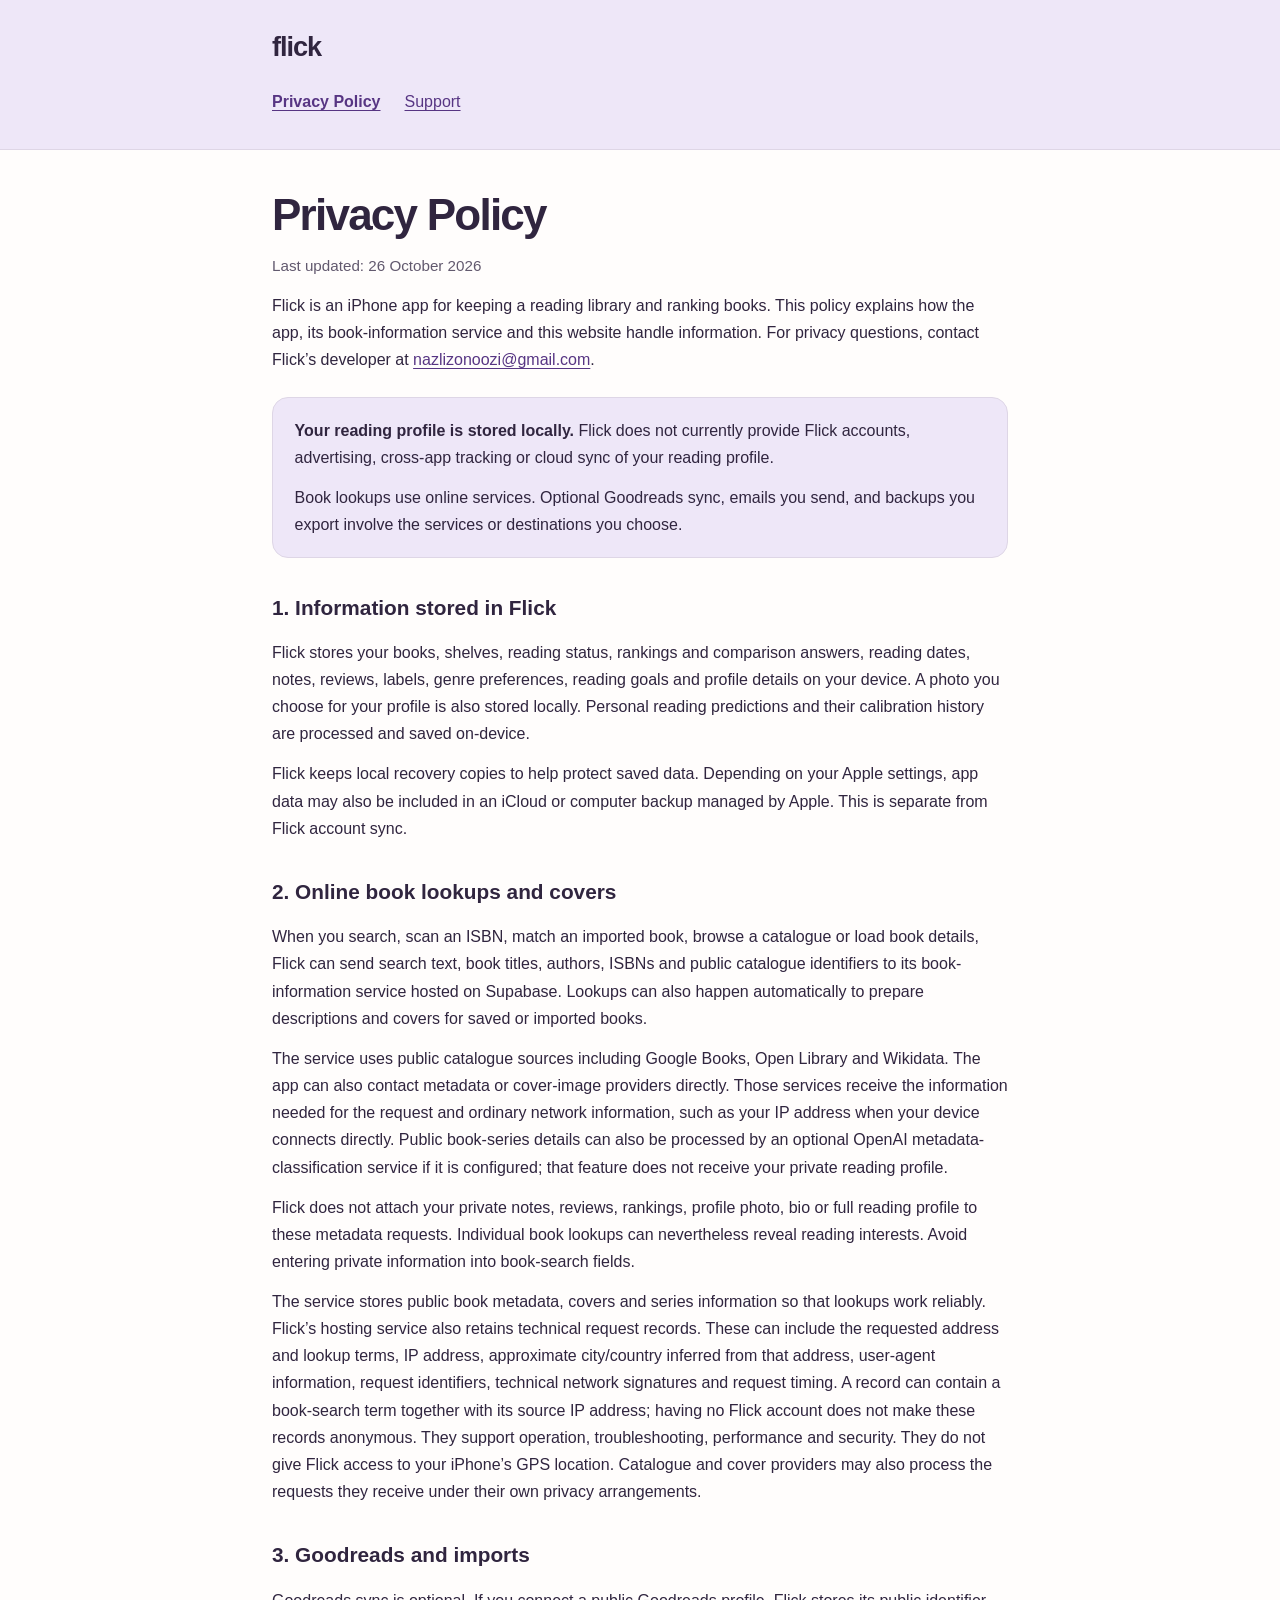
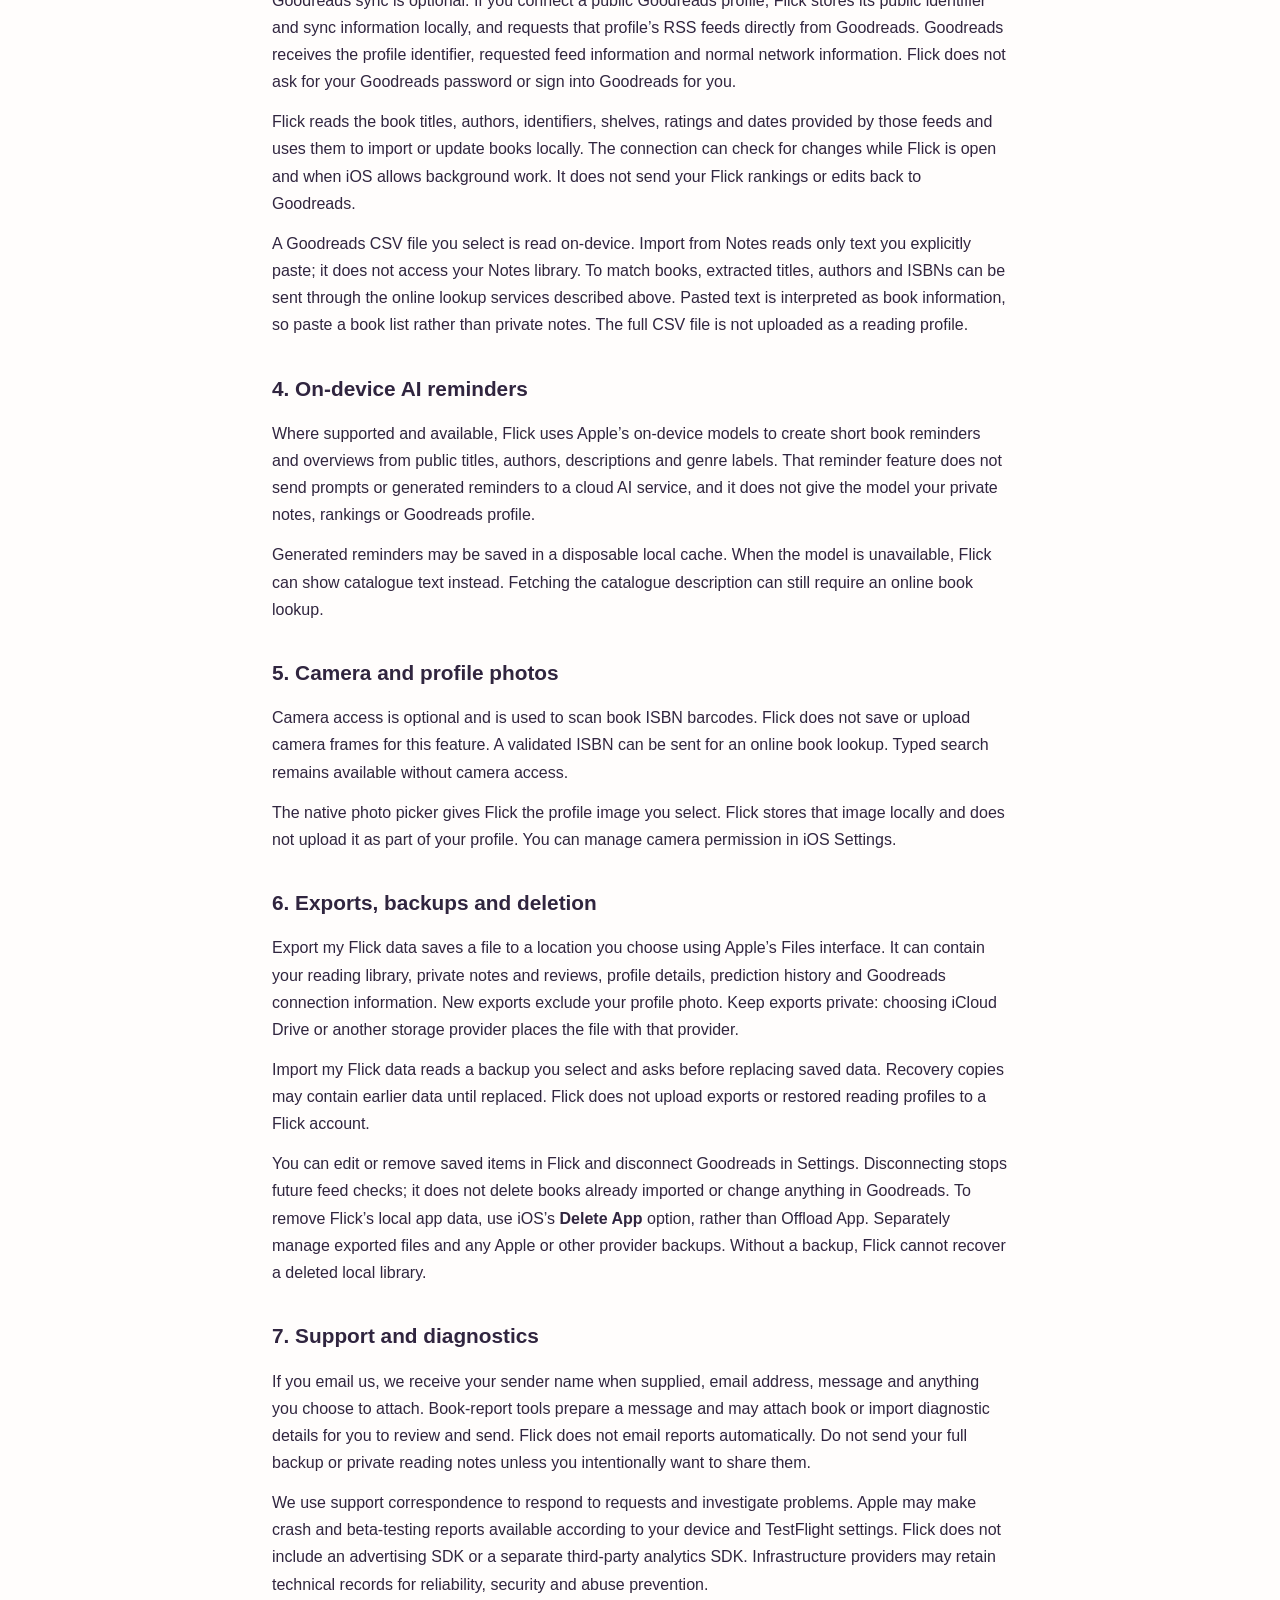
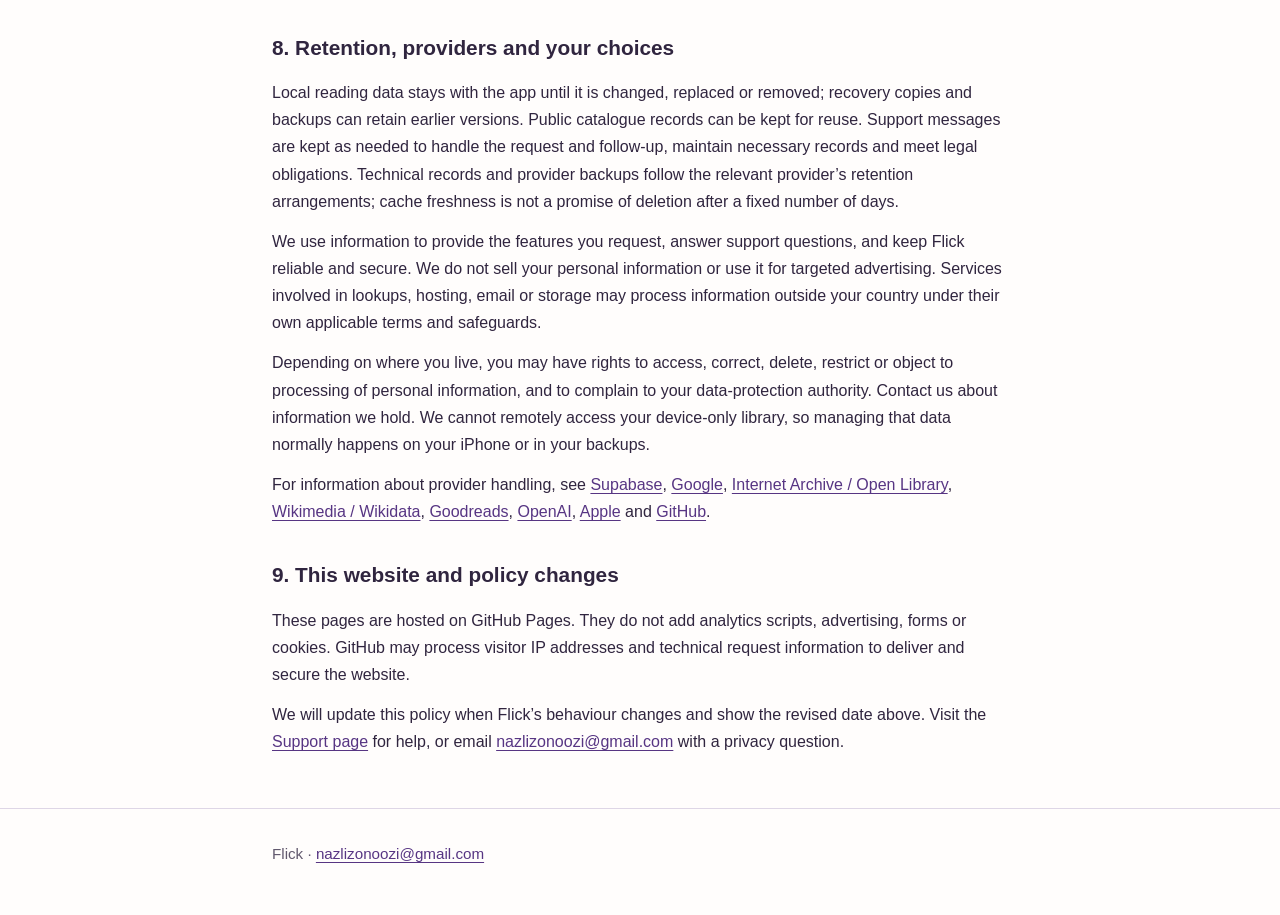
<file: index.html>
<!doctype html>
<html lang="en">
<head>
  <meta charset="utf-8">
  <meta name="viewport" content="width=device-width, initial-scale=1">
  <meta name="description" content="How Flick handles your information.">
  <title>Privacy Policy · Flick</title>
  <link rel="stylesheet" href="styles.css">
</head>
<body>
  <a class="skip-link" href="#main">Skip to content</a>
  <header><div class="wrap">
    <a class="brand" href="./" aria-label="Flick privacy and support">flick</a>
    <nav aria-label="Privacy and support">
      <a href="./" aria-current="page">Privacy Policy</a>
      <a href="support.html">Support</a>
    </nav>
  </div></header>
  <main id="main" class="wrap">
<h1>Privacy Policy</h1>
<p class="updated">Last updated: <time datetime="2026-10-26">26 October 2026</time></p>
<p>Flick is an iPhone app for keeping a reading library and ranking books. This policy explains how the app, its book-information service and this website handle information. For privacy questions, contact Flick’s developer at <a href="mailto:nazlizonoozi@gmail.com">nazlizonoozi@gmail.com</a>.</p>
<div class="summary">
<p><strong>Your reading profile is stored locally.</strong> Flick does not currently provide Flick accounts, advertising, cross-app tracking or cloud sync of your reading profile.</p>
<p>Book lookups use online services. Optional Goodreads sync, emails you send, and backups you export involve the services or destinations you choose.</p>
</div>
<h2>1. Information stored in Flick</h2>
<p>Flick stores your books, shelves, reading status, rankings and comparison answers, reading dates, notes, reviews, labels, genre preferences, reading goals and profile details on your device. A photo you choose for your profile is also stored locally. Personal reading predictions and their calibration history are processed and saved on-device.</p>
<p>Flick keeps local recovery copies to help protect saved data. Depending on your Apple settings, app data may also be included in an iCloud or computer backup managed by Apple. This is separate from Flick account sync.</p>
<h2>2. Online book lookups and covers</h2>
<p>When you search, scan an ISBN, match an imported book, browse a catalogue or load book details, Flick can send search text, book titles, authors, ISBNs and public catalogue identifiers to its book-information service hosted on Supabase. Lookups can also happen automatically to prepare descriptions and covers for saved or imported books.</p>
<p>The service uses public catalogue sources including Google Books, Open Library and Wikidata. The app can also contact metadata or cover-image providers directly. Those services receive the information needed for the request and ordinary network information, such as your IP address when your device connects directly. Public book-series details can also be processed by an optional OpenAI metadata-classification service if it is configured; that feature does not receive your private reading profile.</p>
<p>Flick does not attach your private notes, reviews, rankings, profile photo, bio or full reading profile to these metadata requests. Individual book lookups can nevertheless reveal reading interests. Avoid entering private information into book-search fields.</p>
<p>The service stores public book metadata, covers and series information so that lookups work reliably. Flick’s hosting service also retains technical request records. These can include the requested address and lookup terms, IP address, approximate city/country inferred from that address, user-agent information, request identifiers, technical network signatures and request timing. A record can contain a book-search term together with its source IP address; having no Flick account does not make these records anonymous. They support operation, troubleshooting, performance and security. They do not give Flick access to your iPhone’s GPS location. Catalogue and cover providers may also process the requests they receive under their own privacy arrangements.</p>
<h2>3. Goodreads and imports</h2>
<p>Goodreads sync is optional. If you connect a public Goodreads profile, Flick stores its public identifier and sync information locally, and requests that profile’s RSS feeds directly from Goodreads. Goodreads receives the profile identifier, requested feed information and normal network information. Flick does not ask for your Goodreads password or sign into Goodreads for you.</p>
<p>Flick reads the book titles, authors, identifiers, shelves, ratings and dates provided by those feeds and uses them to import or update books locally. The connection can check for changes while Flick is open and when iOS allows background work. It does not send your Flick rankings or edits back to Goodreads.</p>
<p>A Goodreads CSV file you select is read on-device. Import from Notes reads only text you explicitly paste; it does not access your Notes library. To match books, extracted titles, authors and ISBNs can be sent through the online lookup services described above. Pasted text is interpreted as book information, so paste a book list rather than private notes. The full CSV file is not uploaded as a reading profile.</p>
<h2>4. On-device AI reminders</h2>
<p>Where supported and available, Flick uses Apple’s on-device models to create short book reminders and overviews from public titles, authors, descriptions and genre labels. That reminder feature does not send prompts or generated reminders to a cloud AI service, and it does not give the model your private notes, rankings or Goodreads profile.</p>
<p>Generated reminders may be saved in a disposable local cache. When the model is unavailable, Flick can show catalogue text instead. Fetching the catalogue description can still require an online book lookup.</p>
<h2>5. Camera and profile photos</h2>
<p>Camera access is optional and is used to scan book ISBN barcodes. Flick does not save or upload camera frames for this feature. A validated ISBN can be sent for an online book lookup. Typed search remains available without camera access.</p>
<p>The native photo picker gives Flick the profile image you select. Flick stores that image locally and does not upload it as part of your profile. You can manage camera permission in iOS Settings.</p>
<h2>6. Exports, backups and deletion</h2>
<p>Export my Flick data saves a file to a location you choose using Apple’s Files interface. It can contain your reading library, private notes and reviews, profile details, prediction history and Goodreads connection information. New exports exclude your profile photo. Keep exports private: choosing iCloud Drive or another storage provider places the file with that provider.</p>
<p>Import my Flick data reads a backup you select and asks before replacing saved data. Recovery copies may contain earlier data until replaced. Flick does not upload exports or restored reading profiles to a Flick account.</p>
<p>You can edit or remove saved items in Flick and disconnect Goodreads in Settings. Disconnecting stops future feed checks; it does not delete books already imported or change anything in Goodreads. To remove Flick’s local app data, use iOS’s <strong>Delete App</strong> option, rather than Offload App. Separately manage exported files and any Apple or other provider backups. Without a backup, Flick cannot recover a deleted local library.</p>
<h2>7. Support and diagnostics</h2>
<p>If you email us, we receive your sender name when supplied, email address, message and anything you choose to attach. Book-report tools prepare a message and may attach book or import diagnostic details for you to review and send. Flick does not email reports automatically. Do not send your full backup or private reading notes unless you intentionally want to share them.</p>
<p>We use support correspondence to respond to requests and investigate problems. Apple may make crash and beta-testing reports available according to your device and TestFlight settings. Flick does not include an advertising SDK or a separate third-party analytics SDK. Infrastructure providers may retain technical records for reliability, security and abuse prevention.</p>
<h2>8. Retention, providers and your choices</h2>
<p>Local reading data stays with the app until it is changed, replaced or removed; recovery copies and backups can retain earlier versions. Public catalogue records can be kept for reuse. Support messages are kept as needed to handle the request and follow-up, maintain necessary records and meet legal obligations. Technical records and provider backups follow the relevant provider’s retention arrangements; cache freshness is not a promise of deletion after a fixed number of days.</p>
<p>We use information to provide the features you request, answer support questions, and keep Flick reliable and secure. We do not sell your personal information or use it for targeted advertising. Services involved in lookups, hosting, email or storage may process information outside your country under their own applicable terms and safeguards.</p>
<p>Depending on where you live, you may have rights to access, correct, delete, restrict or object to processing of personal information, and to complain to your data-protection authority. Contact us about information we hold. We cannot remotely access your device-only library, so managing that data normally happens on your iPhone or in your backups.</p>
<p>For information about provider handling, see <a href="https://supabase.com/privacy">Supabase</a>, <a href="https://policies.google.com/privacy">Google</a>, <a href="https://archive.org/about/terms.php">Internet Archive / Open Library</a>, <a href="https://foundation.wikimedia.org/wiki/Policy:Privacy_policy">Wikimedia / Wikidata</a>, <a href="https://www.goodreads.com/about/privacy">Goodreads</a>, <a href="https://openai.com/policies/privacy-policy/">OpenAI</a>, <a href="https://www.apple.com/legal/privacy/">Apple</a> and <a href="https://docs.github.com/en/site-policy/privacy-policies/github-general-privacy-statement">GitHub</a>.</p>
<h2>9. This website and policy changes</h2>
<p>These pages are hosted on GitHub Pages. They do not add analytics scripts, advertising, forms or cookies. GitHub may process visitor IP addresses and technical request information to deliver and secure the website.</p>
<p>We will update this policy when Flick’s behaviour changes and show the revised date above. Visit the <a href="support.html">Support page</a> for help, or email <a href="mailto:nazlizonoozi@gmail.com">nazlizonoozi@gmail.com</a> with a privacy question.</p>
</main>
  <footer><div class="wrap">Flick · <a href="mailto:nazlizonoozi@gmail.com">nazlizonoozi@gmail.com</a></div></footer>
</body>
</html>
</file>
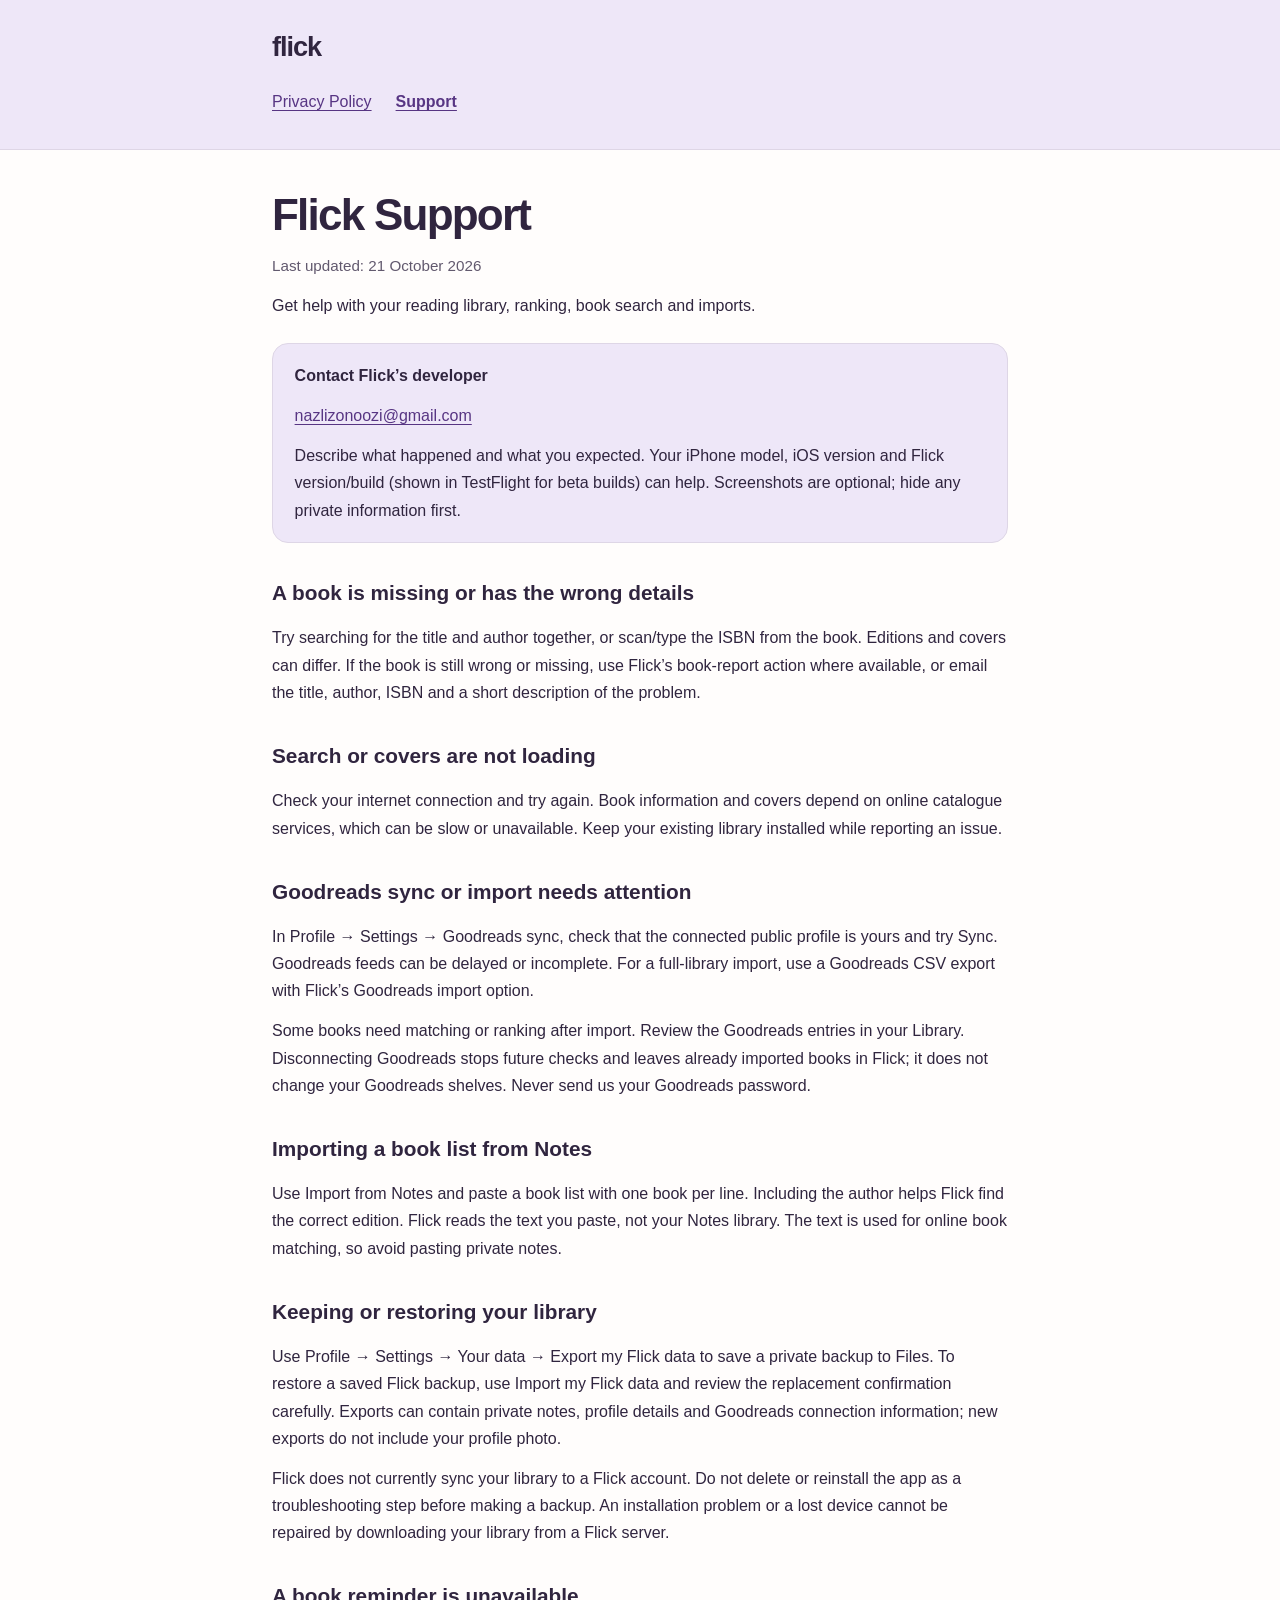
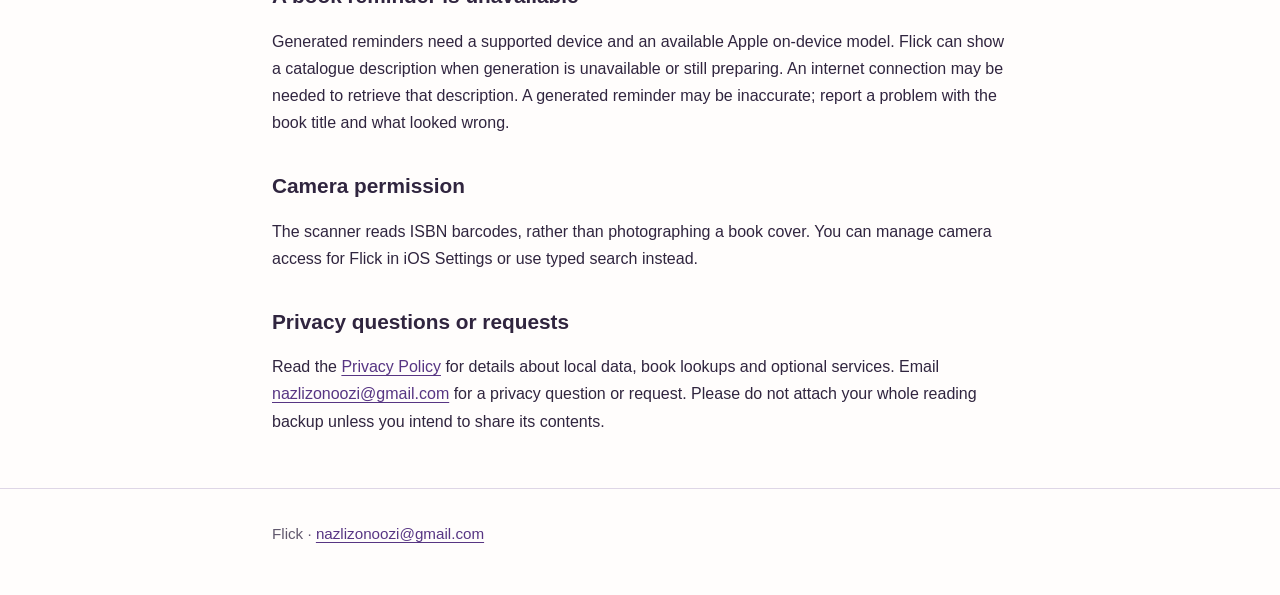
<file: support.html>
<!doctype html>
<html lang="en">
<head>
  <meta charset="utf-8">
  <meta name="viewport" content="width=device-width, initial-scale=1">
  <meta name="description" content="Help and contact information for Flick, the book ranking and reading library app.">
  <title>Support · Flick</title>
  <link rel="stylesheet" href="styles.css">
</head>
<body>
  <a class="skip-link" href="#main">Skip to content</a>
  <header><div class="wrap">
    <a class="brand" href="./" aria-label="Flick privacy and support">flick</a>
    <nav aria-label="Privacy and support">
      <a href="./">Privacy Policy</a>
      <a href="support.html" aria-current="page">Support</a>
    </nav>
  </div></header>
  <main id="main" class="wrap">
<h1>Flick Support</h1>
<p class="updated">Last updated: <time datetime="2026-10-21">21 October 2026</time></p>
<p>Get help with your reading library, ranking, book search and imports.</p>
<div class="contact">
<p><strong>Contact Flick’s developer</strong></p>
<p><a href="mailto:nazlizonoozi@gmail.com?subject=Flick%20support">nazlizonoozi@gmail.com</a></p>
<p>Describe what happened and what you expected. Your iPhone model, iOS version and Flick version/build (shown in TestFlight for beta builds) can help. Screenshots are optional; hide any private information first.</p>
</div>
<h2>A book is missing or has the wrong details</h2>
<p>Try searching for the title and author together, or scan/type the ISBN from the book. Editions and covers can differ. If the book is still wrong or missing, use Flick’s book-report action where available, or email the title, author, ISBN and a short description of the problem.</p>
<h2>Search or covers are not loading</h2>
<p>Check your internet connection and try again. Book information and covers depend on online catalogue services, which can be slow or unavailable. Keep your existing library installed while reporting an issue.</p>
<h2>Goodreads sync or import needs attention</h2>
<p>In Profile → Settings → Goodreads sync, check that the connected public profile is yours and try Sync. Goodreads feeds can be delayed or incomplete. For a full-library import, use a Goodreads CSV export with Flick’s Goodreads import option.</p>
<p>Some books need matching or ranking after import. Review the Goodreads entries in your Library. Disconnecting Goodreads stops future checks and leaves already imported books in Flick; it does not change your Goodreads shelves. Never send us your Goodreads password.</p>
<h2>Importing a book list from Notes</h2>
<p>Use Import from Notes and paste a book list with one book per line. Including the author helps Flick find the correct edition. Flick reads the text you paste, not your Notes library. The text is used for online book matching, so avoid pasting private notes.</p>
<h2>Keeping or restoring your library</h2>
<p>Use Profile → Settings → Your data → Export my Flick data to save a private backup to Files. To restore a saved Flick backup, use Import my Flick data and review the replacement confirmation carefully. Exports can contain private notes, profile details and Goodreads connection information; new exports do not include your profile photo.</p>
<p>Flick does not currently sync your library to a Flick account. Do not delete or reinstall the app as a troubleshooting step before making a backup. An installation problem or a lost device cannot be repaired by downloading your library from a Flick server.</p>
<h2>A book reminder is unavailable</h2>
<p>Generated reminders need a supported device and an available Apple on-device model. Flick can show a catalogue description when generation is unavailable or still preparing. An internet connection may be needed to retrieve that description. A generated reminder may be inaccurate; report a problem with the book title and what looked wrong.</p>
<h2>Camera permission</h2>
<p>The scanner reads ISBN barcodes, rather than photographing a book cover. You can manage camera access for Flick in iOS Settings or use typed search instead.</p>
<h2>Privacy questions or requests</h2>
<p>Read the <a href="./">Privacy Policy</a> for details about local data, book lookups and optional services. Email <a href="mailto:nazlizonoozi@gmail.com?subject=Flick%20privacy">nazlizonoozi@gmail.com</a> for a privacy question or request. Please do not attach your whole reading backup unless you intend to share its contents.</p>
</main>
  <footer><div class="wrap">Flick · <a href="mailto:nazlizonoozi@gmail.com">nazlizonoozi@gmail.com</a></div></footer>
</body>
</html>
</file>
<file: styles.css>
/* Shared, local styling: no external fonts, scripts or analytics. */
:root { color-scheme: light; --ink: #30253f; --muted: #62596e; --paper: #fffdfc; --lilac: #eee7f8; --line: #ded6e6; --link: #573583; }
* { box-sizing: border-box; }
body { margin: 0; background: var(--paper); color: var(--ink); font: 1rem/1.7 -apple-system, BlinkMacSystemFont, "Segoe UI", sans-serif; }
a { color: var(--link); text-underline-offset: .2em; }
a:hover { text-decoration-thickness: .15em; }
a:focus-visible { outline: 3px solid var(--link); outline-offset: 5px; border-radius: 2px; }
.skip-link { position: absolute; top: -8rem; left: 1rem; padding: .75rem 1rem; background: white; z-index: 1; }
.skip-link:focus { top: 1rem; }
header { background: var(--lilac); border-bottom: 1px solid var(--line); }
.wrap { width: min(100% - 2.5rem, 46rem); margin-inline: auto; }
header .wrap { padding-block: 1.5rem; }
.brand { font-size: 1.7rem; font-weight: 750; letter-spacing: -.04em; color: var(--ink); text-decoration: none; }
nav { display: flex; flex-wrap: wrap; gap: .25rem 1.5rem; margin-top: .5rem; }
nav a { padding-block: .6rem; min-height: 44px; }
nav a[aria-current="page"] { font-weight: 700; }
main { padding-block: 2.5rem; overflow-wrap: anywhere; }
h1 { font-size: clamp(2rem, 6vw, 2.75rem); line-height: 1.15; letter-spacing: -.04em; margin: 0 0 .7rem; }
h2 { font-size: 1.3rem; line-height: 1.35; margin-top: 2.25rem; }
p, ul, ol { margin-block: .8rem; }
li + li { margin-top: .4rem; }
.updated, footer { color: var(--muted); font-size: .95rem; }
.summary, .contact { padding: 1.15rem 1.35rem; background: var(--lilac); border: 1px solid var(--line); border-radius: 1rem; margin-block: 1.5rem; }
.summary p:first-child, .contact p:first-child { margin-top: 0; }
.summary p:last-child, .contact p:last-child { margin-bottom: 0; }
footer { border-top: 1px solid var(--line); padding-block: 1.5rem 2.5rem; }
footer a { display: inline-block; padding-block: .5rem; }
@media (max-width: 380px) { .wrap { width: calc(100% - 2rem); } .summary, .contact { padding: 1rem; } }
@media print { body { background: white; color: black; } header, footer, .skip-link { display: none; } .wrap { width: 100%; } main { padding: 0; } a { color: black; } }
</file>
